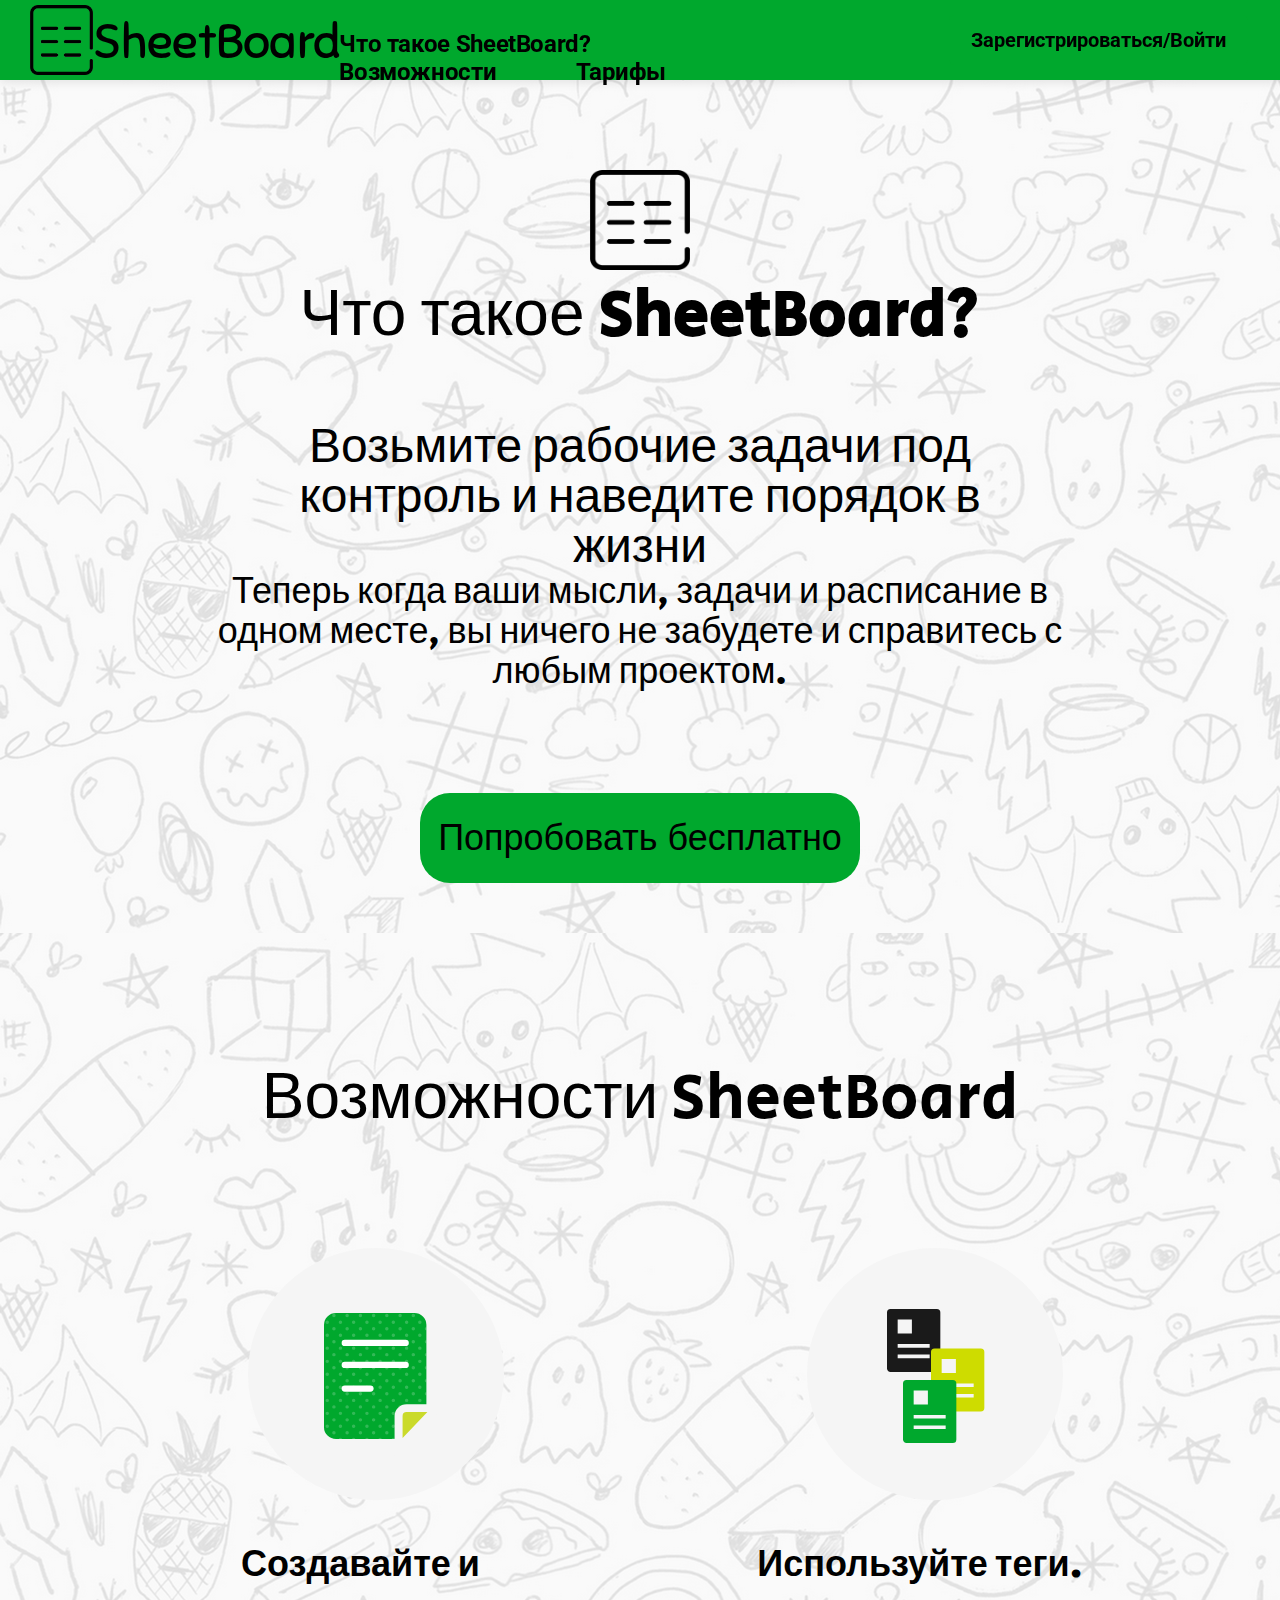
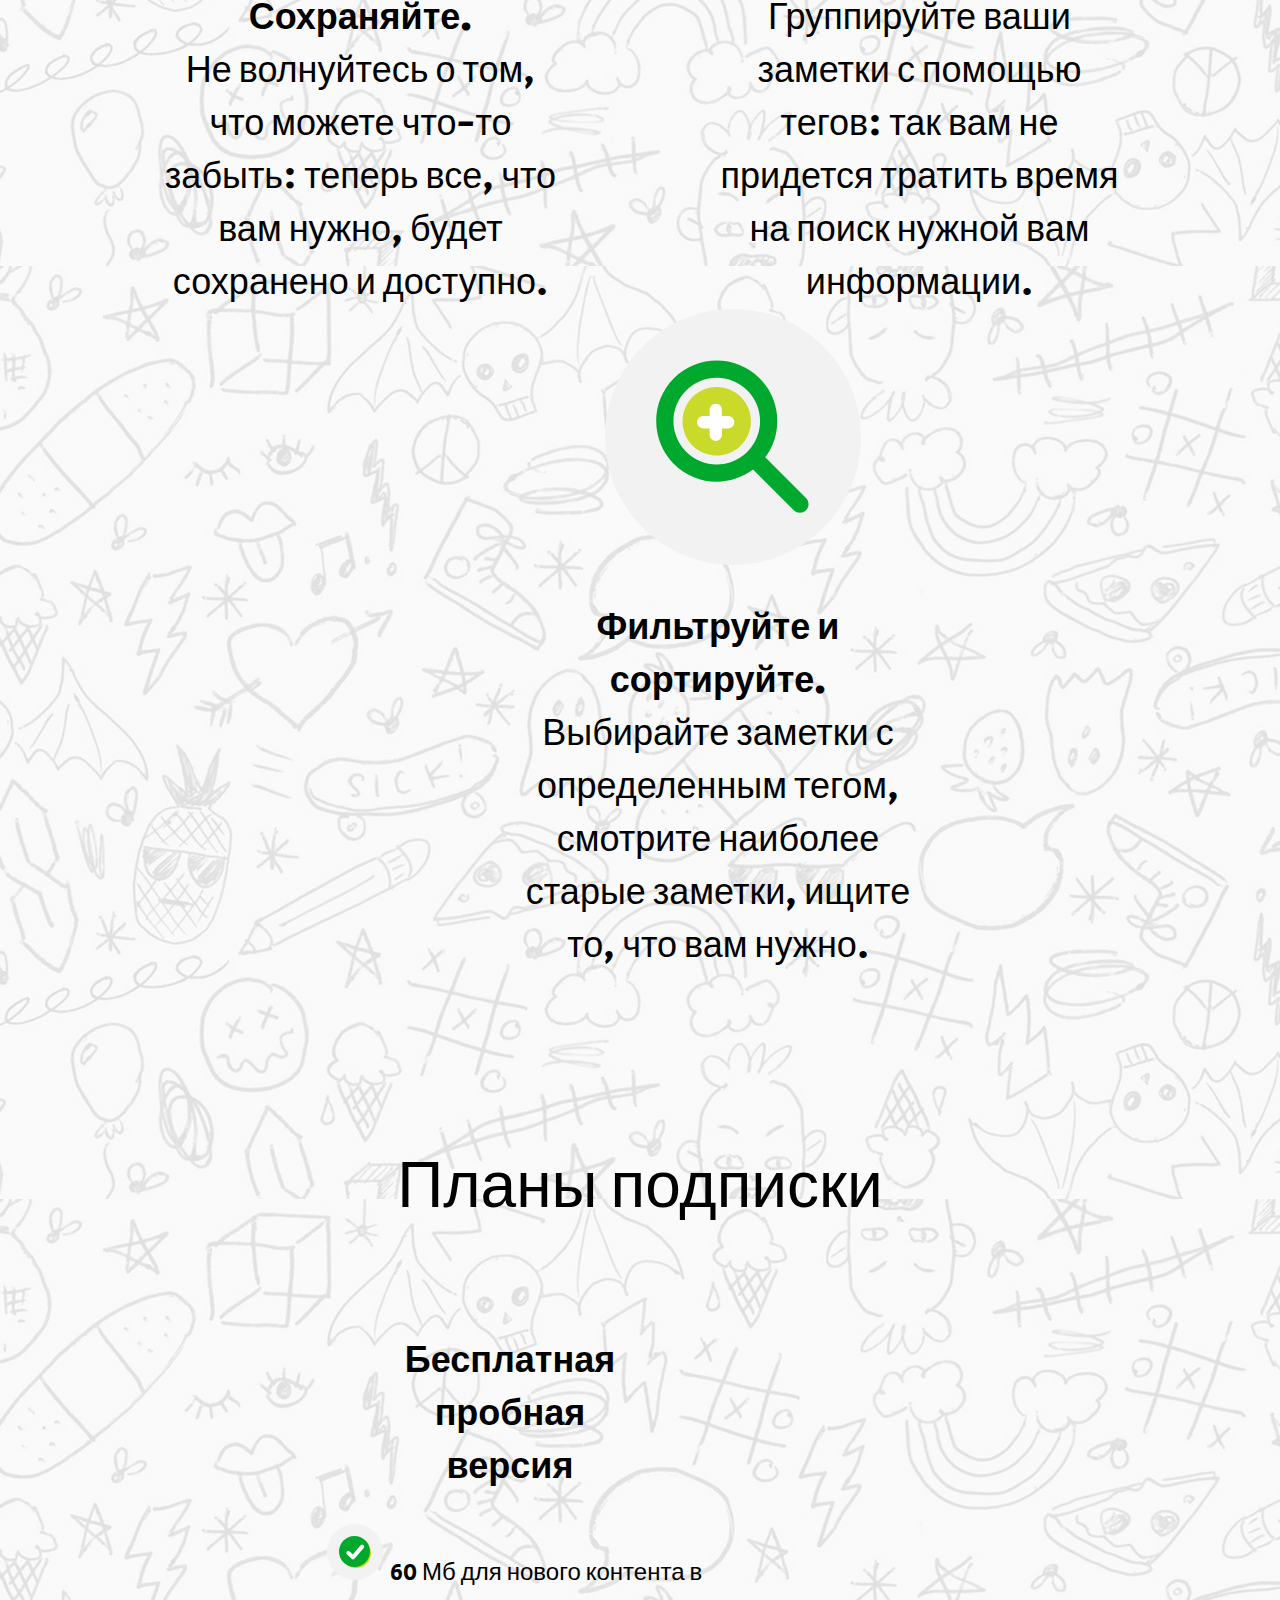
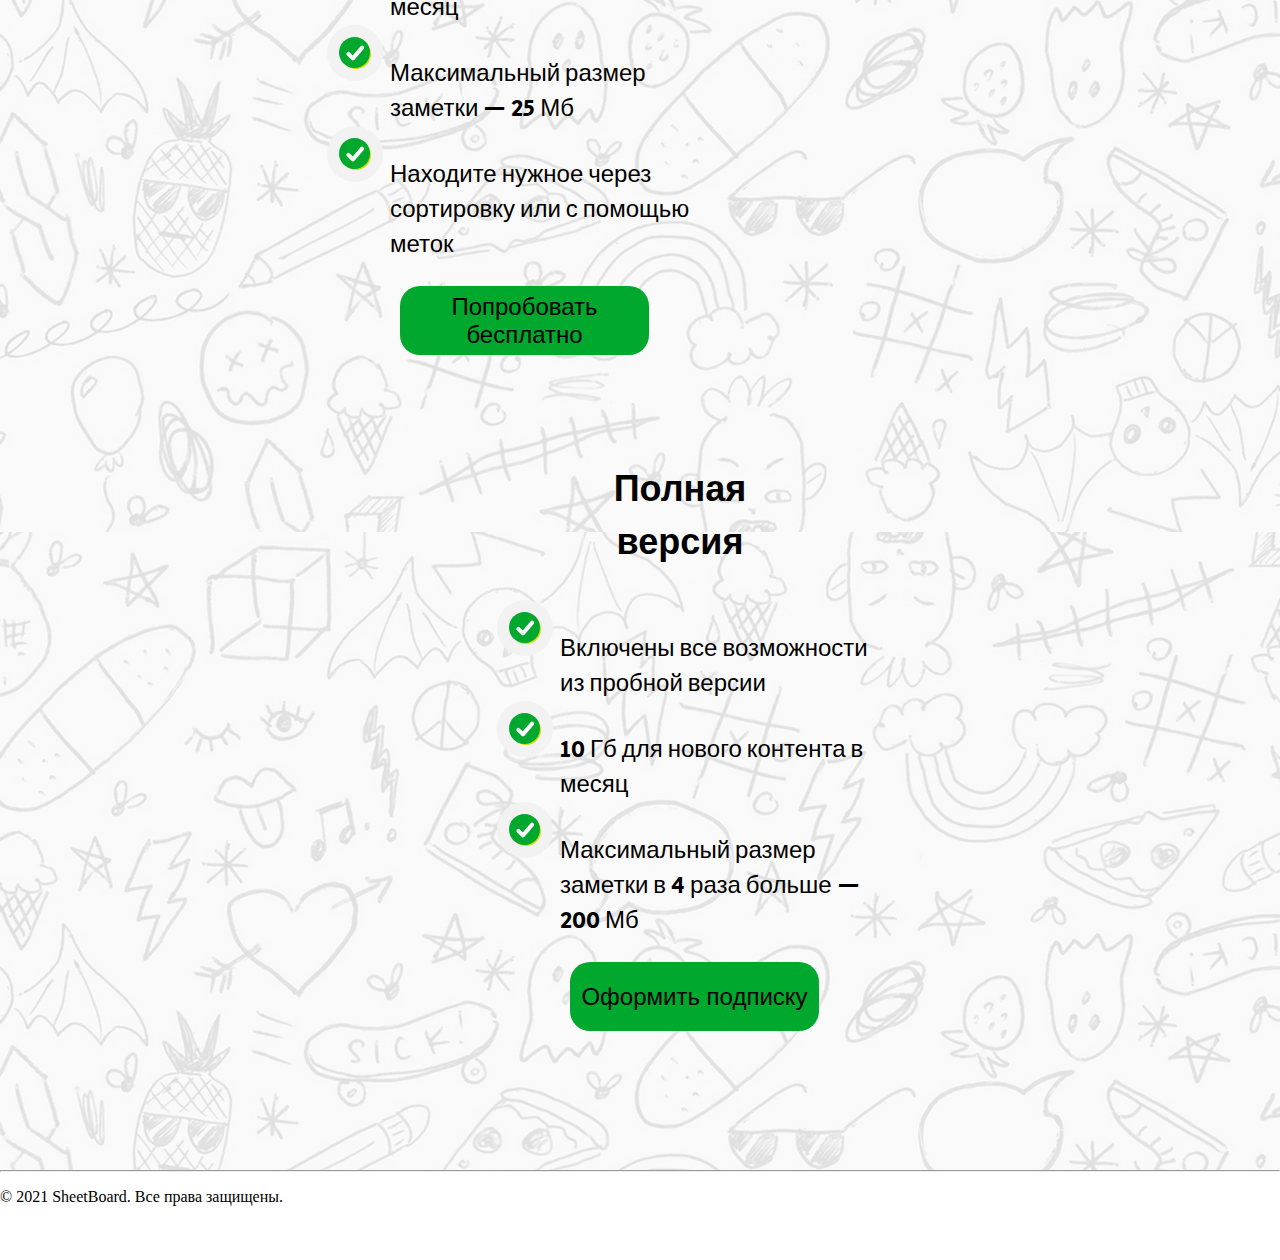
<file: index.html>
<!DOCTYPE html>
<html lang="en">
  <head>
    <meta charset="UTF-8" />
    <meta http-equiv="X-UA-Compatible" content="IE=edge" />
    <meta name="viewport" content="width=device-width, initial-scale=1.0" />
    <title>Sheet Board</title>
    <link rel="stylesheet" href="css/Landing.css" />
    <link rel="preconnect" href="https://fonts.googleapis.com" />
    <link rel="preconnect" href="https://fonts.gstatic.com" crossorigin />
    <link
      href="https://fonts.googleapis.com/css2?family=Sniglet&display=swap"
      rel="stylesheet"
    />
    <link rel="preconnect" href="https://fonts.googleapis.com" />
    <link rel="preconnect" href="https://fonts.gstatic.com" crossorigin />
    <link
      href="https://fonts.googleapis.com/css2?family=Roboto&display=swap"
      rel="stylesheet"
    />
    <link rel="preconnect" href="https://fonts.googleapis.com" />
    <link rel="preconnect" href="https://fonts.gstatic.com" crossorigin />
    <link
      href="https://fonts.googleapis.com/css2?family=Roboto&family=Secular+One&display=swap"
      rel="stylesheet"
    />
  </head>
  <body>
    <div id="Header">
      <img src="img/logo.png" alt="Bad Image" />
      <span class="name">SheetBoard</span>
      <span class="refs"
        ><a href="#about">Что такое SheetBoard?</a
        ><a href="#functions">Возможности</a
        ><a href="#subscription">Тарифы</a></span
      >
      <button onclick="window.location.href = 'auth.html';">Зарегистрироваться/Войти</button>
    </div>
    <div id="about">
      <div>
        <img src="img/logo.png" alt="" />
      </div>
      <div class="h">Что такое <b>SheetBoard?</b></div>
      <div class="t">
        Возьмите рабочие задачи под контроль и наведите порядок в жизни
      </div>
      <div class="t2">
        Теперь когда ваши мысли, задачи и расписание в одном месте, вы ничего не
        забудете и справитесь с любым проектом.
      </div>
      <div>
        <button onclick="window.location.href = 'auth.html';">Попробовать бесплатно</button>
      </div>
    </div>
    <div id="functions">
      <div class="h">Возможности SheetBoard</div>
      <div class="edit">
        <img src="img/notebooks-tags_optimized.svg" alt="Bad Image" />
        <div class="text">
          <b>Создавайте и Сохраняйте.</b><br />
          Не волнуйтесь о том, что можете что-то забыть: теперь все, что вам
          нужно, будет сохранено и доступно.
        </div>
      </div>
      <div class="tags">
        <img src="img/templates_optimized.svg" alt="Bad Image" />
        <div class="text">
          <b>Используйте теги.</b><br />
          Группируйте ваши заметки с помощью тегов: так вам не придется тратить
          время на поиск нужной вам информации.
        </div>
      </div>
      <div class="sort">
        <img src="img/search-icon.svg" alt="Bad Image" />
        <div class="text">
          <b>Фильтруйте и сортируйте.</b><br />
          Выбирайте заметки с определенным тегом, смотрите наиболее старые
          заметки, ищите то, что вам нужно.
        </div>
      </div>
    </div>
    <div id="subscription">
      <div class="h">Планы подписки</div>
      <div class="trial">
        <div class="th">Бесплатная пробная версия</div>
        <div class="description">
          <ul>
            <li>60 Мб для нового контента в месяц</li>
            <li>Максимальный размер заметки — 25 Мб</li>
            <li>Находите нужное через сортировку или с помощью меток</li>
          </ul>
          <button onclick="window.location.href = 'auth.html';">Попробовать бесплатно</button>
        </div>
      </div>
      <div class="sub">
        <div class="th">Полная версия</div>
        <div class="description">
          <ul>
            <li>Включены все возможности из пробной версии</li>
            <li>10 Гб для нового контента в месяц</li>
            <li>Максимальный размер заметки в 4 раза больше — 200 Мб</li>
          </ul>
          <button onclick="window.location.href = 'auth.html';">Оформить подписку</button>
        </div>
      </div>
    </div>
    <div class="footer">
      <hr />
      <p>© 2021 SheetBoard. Все права защищены.</p>
    </div>
  </body>
</html>
</file>
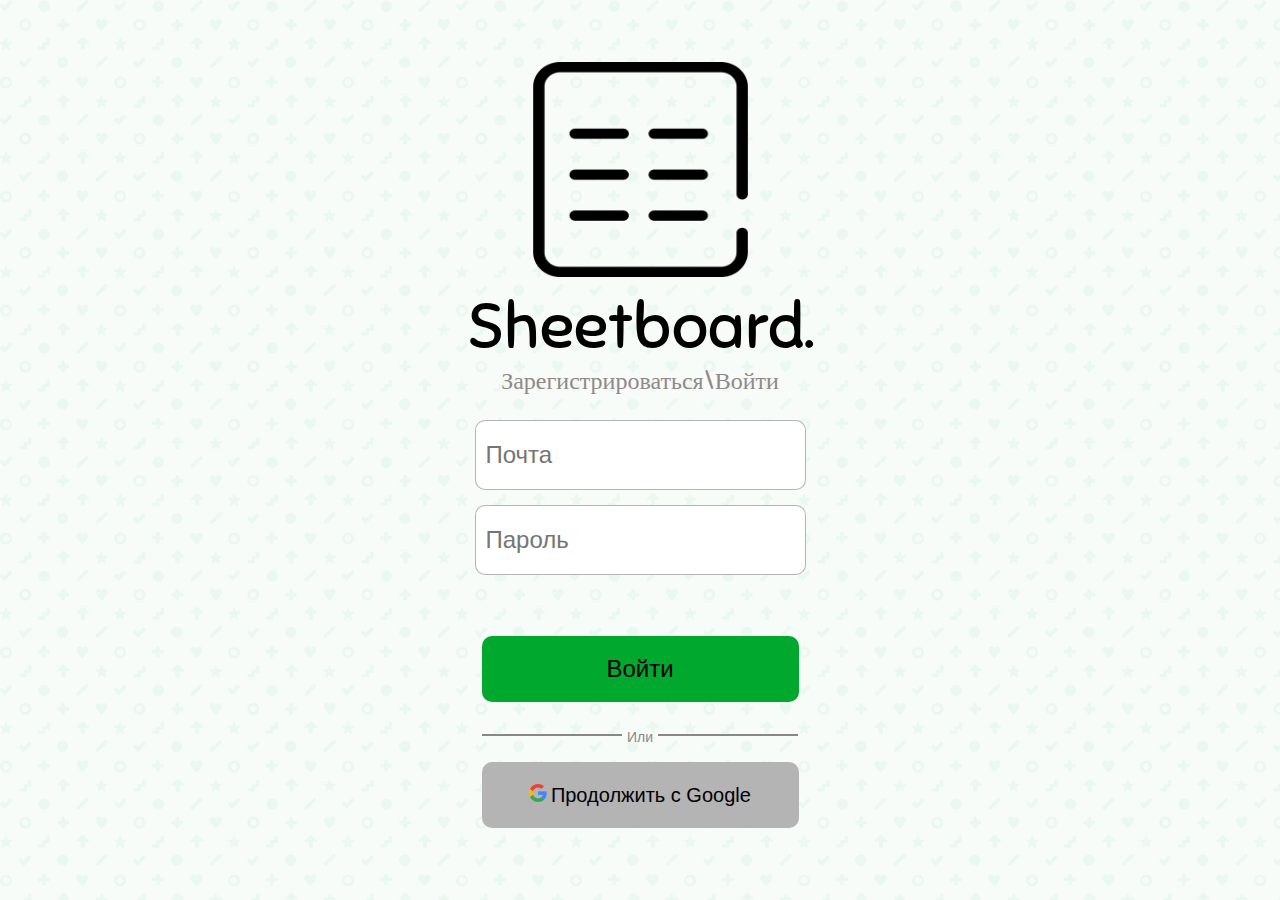
<file: auth.html>
<!DOCTYPE html>
<html lang="en">
  <head>
    <meta charset="UTF-8" />
    <meta http-equiv="X-UA-Compatible" content="IE=edge" />
    <meta name="viewport" content="width=device-width, initial-scale=1.0" />
    <title>Login</title>
    <link rel="stylesheet" href="css/auth.css" />
    <link rel="preconnect" href="https://fonts.googleapis.com" />
    <link rel="preconnect" href="https://fonts.gstatic.com" crossorigin />
    <link
      href="https://fonts.googleapis.com/css2?family=Sniglet&display=swap"
      rel="stylesheet"
    />
    <link rel="preconnect" href="https://fonts.googleapis.com" />
    <link rel="preconnect" href="https://fonts.gstatic.com" crossorigin />
    <link
      href="https://fonts.googleapis.com/css2?family=Roboto&display=swap"
      rel="stylesheet"
    />
    <link rel="preconnect" href="https://fonts.googleapis.com" />
    <link rel="preconnect" href="https://fonts.gstatic.com" crossorigin />
    <link
      href="https://fonts.googleapis.com/css2?family=Roboto&family=Secular+One&display=swap"
      rel="stylesheet"
    />
  </head>
  <body>
    <div class="logo">
      <img src="img/logo.png" alt="Bad Image" />
      <p class="text">Sheetboard.</p>
      <p class="subtext">Зарегистрироваться\Войти</p>
    </div>
    <div class="forms">
      <input class="fill" type="email" placeholder="Почта" />
      <input class="fill" type="password" placeholder="Пароль" />
    </div>
    <div class="buttons">
      <button class="signin" onclick="window.location.href = 'main.html';">Войти</button>
      <div class="or">
        <div class="line"></div>
        <p class="text">Или</p>
        <div class="line"></div>
      </div>
      <button class="alt" onclick="window.location.href = 'main.html';">
        <img src="img/glogo.png" alt="" />
        <div class="gtext">Продолжить с Google</div>
      </button>
    </div>
  </body>
</html>
</file>
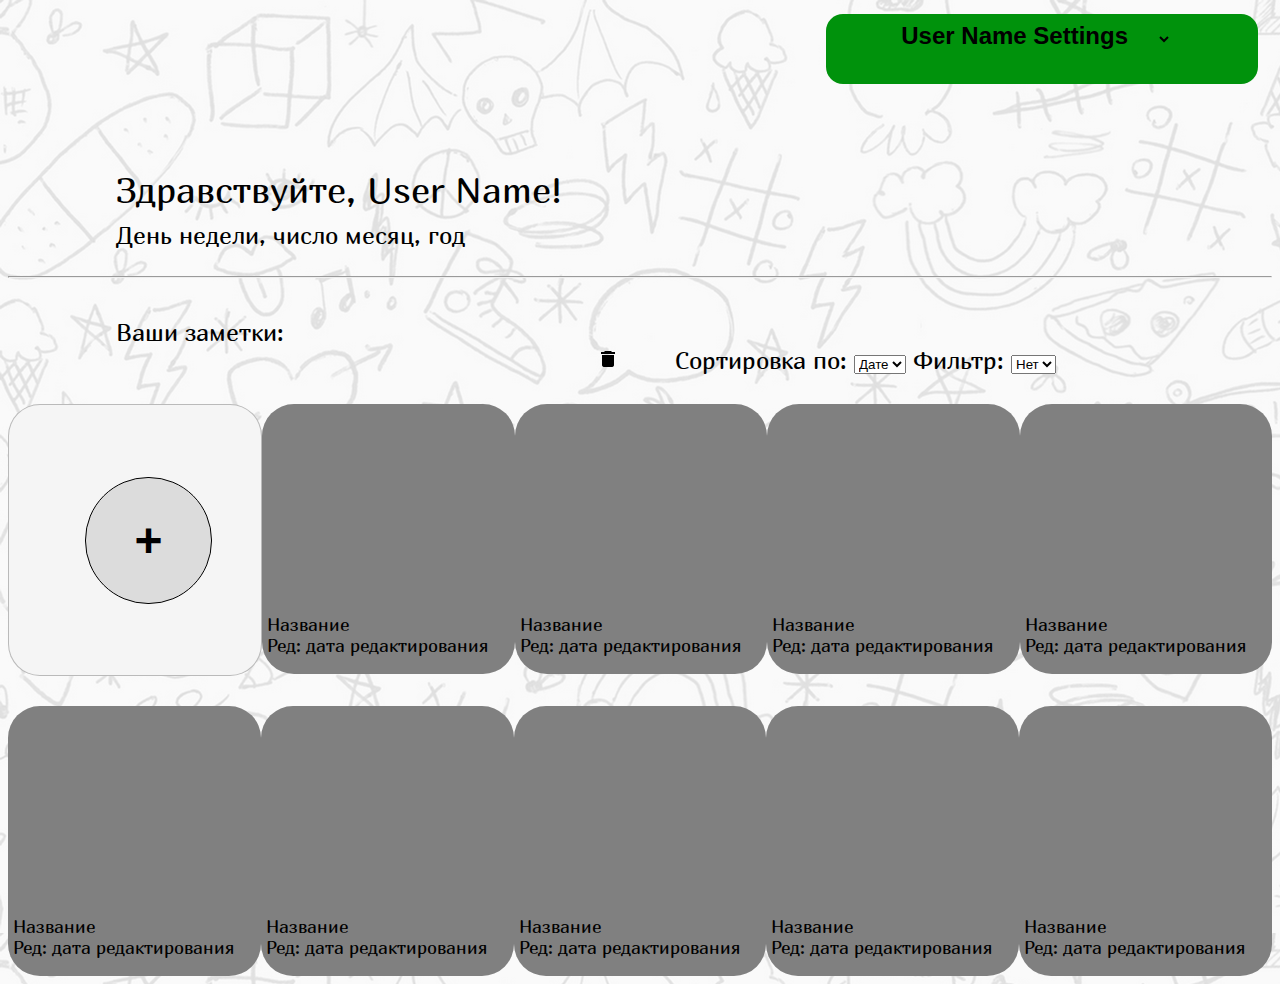
<file: main.html>
<!DOCTYPE html>
<html lang="en">
  <head>
    <meta charset="UTF-8" />
    <meta http-equiv="X-UA-Compatible" content="IE=edge" />
    <meta name="viewport" content="width=device-width, initial-scale=1.0" />
    <title>main page</title>
    <link rel="stylesheet" href="css/main.css" />
    <link rel="preconnect" href="https://fonts.googleapis.com" />
    <link rel="preconnect" href="https://fonts.gstatic.com" crossorigin />
    <link
      href="https://fonts.googleapis.com/css2?family=Sniglet&display=swap"
      rel="stylesheet"
    />
    <link rel="preconnect" href="https://fonts.googleapis.com" />
    <link rel="preconnect" href="https://fonts.gstatic.com" crossorigin />
    <link
      href="https://fonts.googleapis.com/css2?family=Roboto&display=swap"
      rel="stylesheet"
    />
    <link rel="preconnect" href="https://fonts.googleapis.com" />
    <link rel="preconnect" href="https://fonts.gstatic.com" crossorigin />
    <link
      href="https://fonts.googleapis.com/css2?family=Roboto&family=Secular+One&display=swap"
      rel="stylesheet"
    />
    <link rel="preconnect" href="https://fonts.googleapis.com" />
    <link rel="preconnect" href="https://fonts.gstatic.com" crossorigin />
    <link
      href="https://fonts.googleapis.com/css2?family=Marmelad&family=Roboto&family=Secular+One&display=swap"
      rel="stylesheet"
    />
  </head>
  <body>
    <div class="usermenu">
      User Name Settings
      <select class="set" name="Settings" id="">
        <option value="s1"></option>
      </select>
    </div>
    <div class="hellomsg">
      <div class="name">Здравствуйте, User Name!</div>
      <div class="date">День недели, число месяц, год</div>
    </div>
    <hr />
    <div class="mainh">
      <div class="text">
        <span>Ваши заметки:</span>
      </div>
      <div class="tools">
          <img src="img/can.png" alt="">
        <span>
          Сортировка по:
          <select name="sort" id="">
            <option value="date">Дате</option>
          </select>
          Фильтр:
          <select name="filter" id="">
            <option value="none">Нет</option>
          </select></span
        >
      </div>
    </div>
    <div class="notes">
      <div class="frow">
        <div id="addnew"><button class="add">+</button></div>
        <div class="note">
          <p class="info">Название <br />Ред: дата редактирования</p>
        </div>
        <div class="note">
          <p class="info">Название <br />Ред: дата редактирования</p>
        </div>
        <div class="note">
          <p class="info">Название <br />Ред: дата редактирования</p>
        </div>
        <div class="note">
          <p class="info">Название <br />Ред: дата редактирования</p>
        </div>
      </div>
      <div class="srow">
        <div class="note">
          <p class="info">Название <br />Ред: дата редактирования</p>
        </div>
        <div class="note">
          <p class="info">Название <br />Ред: дата редактирования</p>
        </div>
        <div class="note">
          <p class="info">Название <br />Ред: дата редактирования</p>
        </div>
        <div class="note">
          <p class="info">Название <br />Ред: дата редактирования</p>
        </div>
        <div class="note">
          <p class="info">Название <br />Ред: дата редактирования</p>
        </div>
      </div>
    </div>
  </body>
</html>
</file>
<file: css/Landing.css>
html {
  scroll-behavior: smooth;
}
body {
  margin: 0;
  background: url(background-chat-vk-1.png), rgba(255, 255, 255, 0.466);
  background-blend-mode: color;
  background-repeat: contain;
}
#Header {
  position: fixed;
  top: 0;
  width: 100%;
  height: 80px;
  background-color: rgb(0, 168, 45);
  display: flex;
  box-shadow: 0 2px 10px 0 rgb(0 0 0 / 10%);
}
#Header img {
  width: 70px;
  height: 70px;
  padding-left: 30px;
  padding-top: 5px;
}
#Header .name {
  font-family: "Sniglet", cursive;
  font-size: 48px;
  line-height: 45px;
  letter-spacing: -0.015em;
  padding-top: 20px;
}
#Header a {
  text-decoration: none;
  color: black;
  padding-right: 80px;
}
#Header a:hover {
  color: rgb(255, 255, 255);
  text-decoration: underline;
}
#Header .refs {
  height: 55px;
  padding-top: 30px;
  margin: auto;
  font-family: "Roboto", sans-serif;
  font-weight: bold;
  font-size: 24px;
  line-height: 28px;
  letter-spacing: -0.015em;
}
#Header button {
  text-align: center;
  font-family: "Roboto", sans-serif;
  font-weight: bold;
  font-size: 20px;
  width: 360px;
  height: 50px;
  margin-right: 32px;
  margin-top: 15px;
  border-radius: 5px;
  border: none;
  background-color: #00a82d;
  transition: 0.3s  ease-in-out;
}
#Header button:hover {
  background-color: #07cf3d;
}
#about {
  font-family: "Secular One", sans-serif;
  padding-top: 170px;
}
#about div {
  display: flex;
  justify-content: center;
}
#about img {
  width: 100px;
  height: 100px;
}
#about .h {
  font-size: 64px;
  margin-bottom: 60px;
  word-spacing: 1px;
}
#about b {
  padding-left: 15px;
}
#about .t {
  width: 820px;
  text-align: center;
  font-size: 48px;
  line-height: 50px;
  margin: auto;
}
#about .t2 {
  width: 900px;
  text-align: center;
  font-size: 36px;
  line-height: 40px;
  margin: auto;
}
#about button {
  margin-top: 100px;
  text-align: center;
  font-size: 36px;
  width: 440px;
  height: 90px;
  background-color: #00a82d;
  border-style: none;
  border-radius: 30px;
  transition: 0.3s  ease-in-out;
}
#about button:hover {
  background-color: #07cf3d;
}
#functions {
  font-family: "Secular One", sans-serif;
  text-align: center;
  padding-top: 170px;
}
.h {
  padding: auto;
  font-size: 64px;
  text-align: center;
  margin-bottom: 100px;
}
.edit {
  display: inline-block;
}
#functions img {
  width: 256px;
  height: 256px;
  padding-left: 30px;
}
.text {
  font-size: 36px;
  margin-top: 30px;
  width: 400px;
  height: 370px;
}
.tags {
  padding-left: 156px;
  display: inline-block;
}
.sort {
  display: inline-block;
  padding-left: 156px;
}
#subscription {
  font-family: "Secular One", sans-serif;
  padding-top: 170px;
}
#subscription ul {
  list-style-image: url(task_optimized.svg);
  list-style-position: outside;
}
#subscription button {
  margin-left: 50px;
  font-size: 24px;
  width: 249px;
  height: 69px;
  background-color: #00a82d;
  transition: 0.3s  ease-in-out;
  border: none;
  border-radius: 20px;
}
#subscription button:hover {
  background-color: #07cf3d;
}
.trial {
  padding-left: 350px;
}
.sub,
.trial {
  display: inline-block;
  justify-content: center;
}
.th {
  text-align: center;
  padding-left: 30px;
  width: 260px;
  font-size: 36px;
  font-weight: bold;
}
.description {
  margin-top: 30px;
  width: 370px;
  height: 540px;
  font-size: 24px;
}
.sub {
  padding-left: 520px;
}
.footer {
  background-color: white;
  margin-top: 30px;
  height: 90px;
}
</file>
<file: css/auth.css>
body {
    margin: 0;
    background: url(1.png);
    background-repeat: contain;
}
.logo img {
    display: block;
    margin: auto;
    margin-top: 62px;
    width: 215px;
    height: 215px;
}
.logo{
    font-family: "Sniglet", cursive;
    text-align: center;
}
.text {    
    margin-top: 10px;    
    margin-bottom: 0;
    font-size: 64px;
}
.logo .subtext {
    margin-top: 0;
    font-size: 24px;
    color: #938888;
}
.forms .fill {
    display: block;
    font-family: Arial, Helvetica, sans-serif;
    font-size: 24px;    
    width: 317px;
    height: 66px;
    border: 1px solid rgba(128, 128, 128, 0.582);
    border-radius: 10px;
    padding-left: 10px;
    margin: auto;
    margin-bottom: 15px;
}
.buttons {
    text-align: center;
}
.signin {
    display: block;
    width: 317px;
    height: 66px;
    font-family: Arial, Helvetica, sans-serif;
    font-size: 24px;
    background-color: rgb(0, 168, 45);
    border: none;
    border-radius: 10px;
    margin: auto;
    margin-top: 61px;
    margin-bottom: 17px;
    transition: 0.4s ease-in-out;
}
.signin:hover {
    font-family: Arial, Helvetica, sans-serif;
    background-color: #07cf3d;
}
.or {
    display: flex;
    justify-content: center;
    margin: auto;
}
.or .text {
    font-family: Arial, Helvetica, sans-serif;
    font-size: 14px;
    color: #898787;
    margin-left: 5px;
    margin-right: 5px;
}
.or .line {
    margin-top: 15px;
    width: 138px;
    height: 0px;
    border: 1px solid #898787;
}
.alt {
    margin-top: 17px;
    width: 317px;
    height: 66px;
    border: none;
    border-radius: 10px;
    background-color: #b4b4b4;
    transition: 0.3s ease-in-out;
}
.alt:hover {
    background-color: #918f8f
}
.alt img {
    width: 18px;
    height: 18px;
}
.gtext {
    display: inline-block;
    font-family: Arial, Helvetica, sans-serif;
    font-size: 20px;
}
</file>
<file: css/main.css>
body {
    background: url(background-chat-vk-1.png), rgba(255, 255, 255, 0.466);
    background-blend-mode: color;
}
.usermenu {
    width: 432px;
    height: 70px;
    margin-top: 14px;
    margin-right: 14px;
    margin-left: auto;
    background-color: #00920c;
    border: none;
    border-radius: 17px;
    font-family: Arial, Helvetica, sans-serif;
    font-weight: bold;
    font-size: 24px;
    text-align: center;
}
.set {
    margin-top: 17px;
    margin-bottom: 16px;
    margin-right: 11px;
    margin-left: 17px;
    background: none;
    border: none;
}
.hellomsg {
    width: 700px;
    height: 100px;
    font-family: 'Marmelad', sans-serif;
    margin-top: 84px;
    margin-left: 108px;
}
.hellomsg .name {
    font-size: 36px;
}
.hellomsg .date {
    margin-top: 10px;
    font-size: 24px;
}
.mainh {
    margin-left: 108px;
    margin-top: 40px;
    font-family: 'Marmelad', sans-serif;
}
.text {
    font-size: 24px;
}
.tools img{
    width: 20px;
    height: 20px;
    padding-right: 50px;
}
.tools {
    text-align: right;
    margin-right: 216px;
    font-size: 24px;
}
.frow {
    display: flex ;
    justify-content: space-evenly;
    flex-direction: row;
    font-family: 'Marmelad', sans-serif;
}
.frow div {
    margin-top: 30px;
    width: 279px;
    height: 270px;
    border-radius: 32px;
    background-color: grey;
}
#addnew {
    background-color: whitesmoke;
    border: solid 1px rgba(128, 128, 128, 0.5);
}
.srow {
    display: flex ;
    justify-content: space-evenly;
    flex-direction: row;
    font-family: 'Marmelad', sans-serif;
}
.srow div {
    margin-top: 30px;
    width: 279px;
    height: 270px;
    border-radius: 32px;
    background-color: grey;
}
.add {
    font-size: 48px;
    font-weight: bold;
    width: 127px;
    height: 127px;
    margin-top: 72px;
    margin-bottom: auto;
    margin-right: auto;
    margin-left: 76px;
    border: 1px solid black;
    background-color: rgba(196, 196, 196, 0.5);
    border-radius: 63px;
    transition: 0.5s, ease-in-out;
}
.add:hover {
    background-color: gray;
}
.note {
    position: relative;
    vertical-align: bottom;
    font-size: 18px;
}
.info {
    position: absolute;
    bottom: 0;
    left: 5px;
}
</file>
